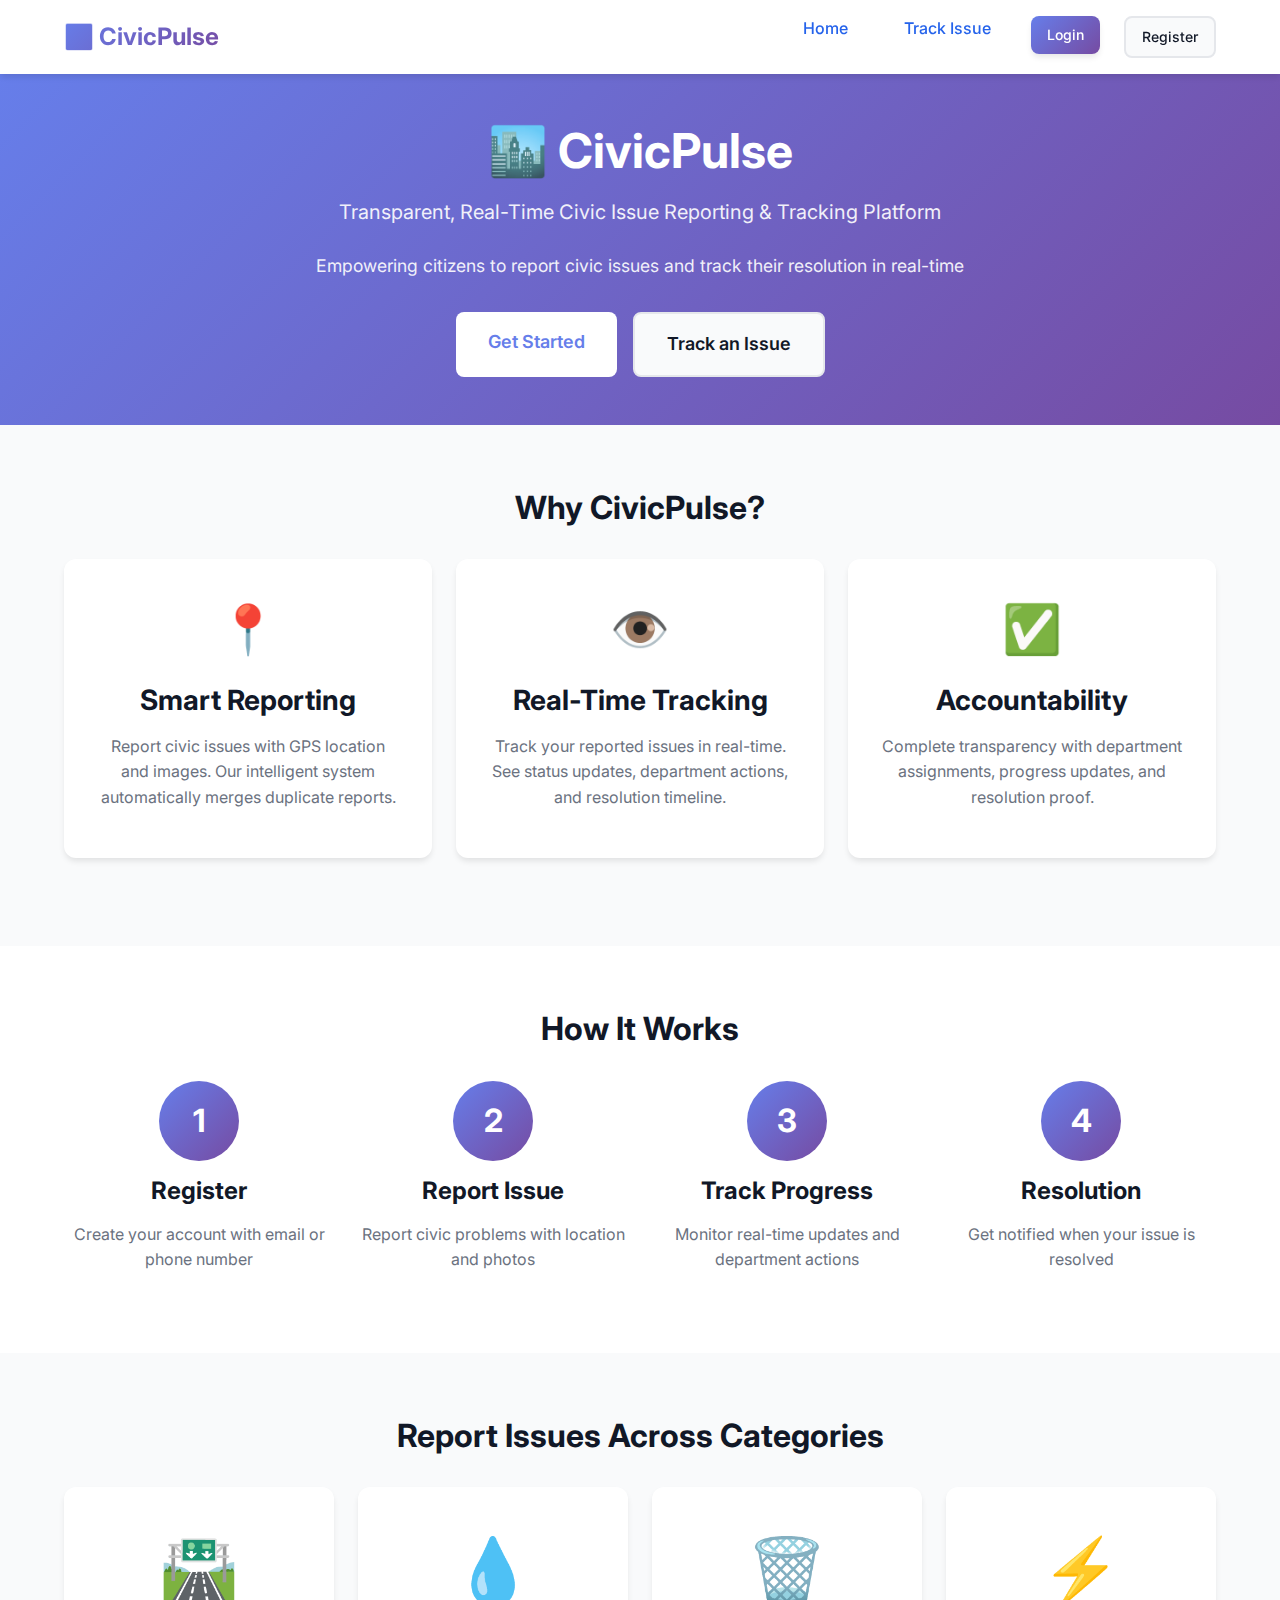
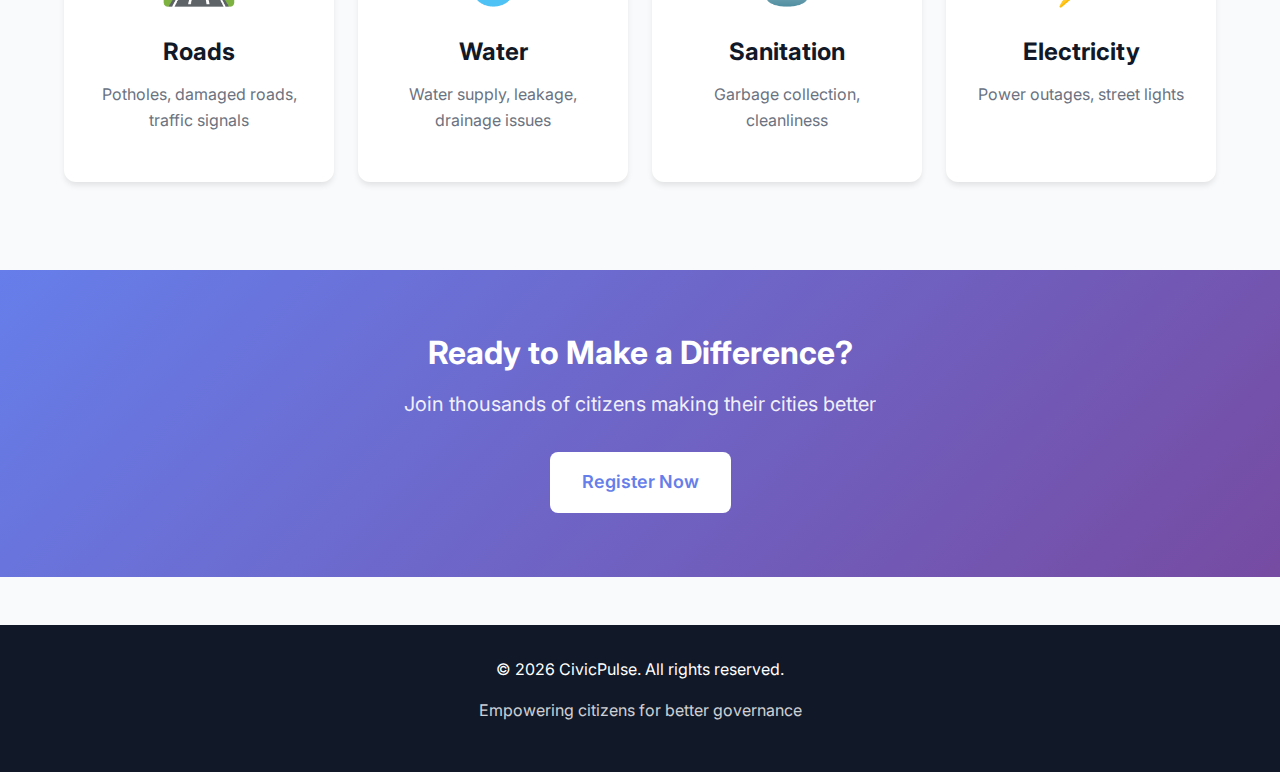
<file: src/main/webapp/index.html>
<!DOCTYPE html>
<html lang="en">
<head>
    <meta charset="UTF-8">
    <meta name="viewport" content="width=device-width, initial-scale=1.0">
    <meta name="description" content="CivicPulse - Transparent civic issue reporting and tracking platform for Indian cities">
    <title>CivicPulse - Civic Issue Reporting Platform</title>
    
    <!-- Google Fonts -->
    <link href="https://fonts.googleapis.com/css2?family=Inter:wght@400;500;600;700&display=swap" rel="stylesheet">
    
    <!-- Styles -->
    <link rel="stylesheet" href="css/styles.css">
</head>
<body>
    <!-- Navbar -->
    <nav class="navbar">
        <div class="container navbar-content">
            <div class="navbar-brand">🏙️ CivicPulse</div>
            <ul class="navbar-menu">
                <li><a href="index.html">Home</a></li>
                <li><a href="track-issue.html">Track Issue</a></li>
                <li><a href="login.html" class="btn btn-sm btn-primary">Login</a></li>
                <li><a href="register.html" class="btn btn-sm btn-secondary">Register</a></li>
            </ul>
        </div>
    </nav>

    <!-- Hero Section -->
    <section class="hero">
        <div class="container">
            <h1>🏙️ CivicPulse</h1>
            <p>Transparent, Real-Time Civic Issue Reporting & Tracking Platform</p>
            <p style="font-size: 1.1rem; margin-top: 1.5rem;">
                Empowering citizens to report civic issues and track their resolution in real-time
            </p>
            <div style="margin-top: 2rem; display: flex; gap: 1rem; justify-content: center;">
                <a href="register.html" class="btn btn-lg" style="background: white; color: #667eea;">Get Started</a>
                <a href="track-issue.html" class="btn btn-lg btn-secondary">Track an Issue</a>
            </div>
        </div>
    </section>

    <!-- Features Section -->
    <section style="padding: 4rem 0;">
        <div class="container">
            <h2 class="text-center mb-4">Why CivicPulse?</h2>
            
            <div class="grid grid-3">
                <div class="card">
                    <div style="font-size: 3rem; text-align: center; margin-bottom: 1rem;">📍</div>
                    <h3 class="text-center">Smart Reporting</h3>
                    <p class="text-center" style="color: var(--text-secondary);">
                        Report civic issues with GPS location and images. Our intelligent system automatically merges duplicate reports.
                    </p>
                </div>
                
                <div class="card">
                    <div style="font-size: 3rem; text-align: center; margin-bottom: 1rem;">👁️</div>
                    <h3 class="text-center">Real-Time Tracking</h3>
                    <p class="text-center" style="color: var(--text-secondary);">
                        Track your reported issues in real-time. See status updates, department actions, and resolution timeline.
                    </p>
                </div>
                
                <div class="card">
                    <div style="font-size: 3rem; text-align: center; margin-bottom: 1rem;">✅</div>
                    <h3 class="text-center">Accountability</h3>
                    <p class="text-center" style="color: var(--text-secondary);">
                        Complete transparency with department assignments, progress updates, and resolution proof.
                    </p>
                </div>
            </div>
        </div>
    </section>

    <!-- How It Works -->
    <section style="padding: 4rem 0; background: var(--bg-primary);">
        <div class="container">
            <h2 class="text-center mb-4">How It Works</h2>
            
            <div class="grid grid-4">
                <div class="text-center">
                    <div style="width: 80px; height: 80px; background: var(--gradient-primary); border-radius: 50%; display: flex; align-items: center; justify-content: center; margin: 0 auto 1rem; color: white; font-size: 2rem; font-weight: bold;">1</div>
                    <h4>Register</h4>
                    <p style="color: var(--text-secondary);">Create your account with email or phone number</p>
                </div>
                
                <div class="text-center">
                    <div style="width: 80px; height: 80px; background: var(--gradient-primary); border-radius: 50%; display: flex; align-items: center; justify-content: center; margin: 0 auto 1rem; color: white; font-size: 2rem; font-weight: bold;">2</div>
                    <h4>Report Issue</h4>
                    <p style="color: var(--text-secondary);">Report civic problems with location and photos</p>
                </div>
                
                <div class="text-center">
                    <div style="width: 80px; height: 80px; background: var(--gradient-primary); border-radius: 50%; display: flex; align-items: center; justify-content: center; margin: 0 auto 1rem; color: white; font-size: 2rem; font-weight: bold;">3</div>
                    <h4>Track Progress</h4>
                    <p style="color: var(--text-secondary);">Monitor real-time updates and department actions</p>
                </div>
                
                <div class="text-center">
                    <div style="width: 80px; height: 80px; background: var(--gradient-primary); border-radius: 50%; display: flex; align-items: center; justify-content: center; margin: 0 auto 1rem; color: white; font-size: 2rem; font-weight: bold;">4</div>
                    <h4>Resolution</h4>
                    <p style="color: var(--text-secondary);">Get notified when your issue is resolved</p>
                </div>
            </div>
        </div>
    </section>

    <!-- Issue Categories -->
    <section style="padding: 4rem 0;">
        <div class="container">
            <h2 class="text-center mb-4">Report Issues Across Categories</h2>
            
            <div class="grid grid-4">
                <div class="card text-center">
                    <div style="font-size: 4rem; margin-bottom: 1rem;">🛣️</div>
                    <h4>Roads</h4>
                    <p style="color: var(--text-secondary);">Potholes, damaged roads, traffic signals</p>
                </div>
                
                <div class="card text-center">
                    <div style="font-size: 4rem; margin-bottom: 1rem;">💧</div>
                    <h4>Water</h4>
                    <p style="color: var(--text-secondary);">Water supply, leakage, drainage issues</p>
                </div>
                
                <div class="card text-center">
                    <div style="font-size: 4rem; margin-bottom: 1rem;">🗑️</div>
                    <h4>Sanitation</h4>
                    <p style="color: var(--text-secondary);">Garbage collection, cleanliness</p>
                </div>
                
                <div class="card text-center">
                    <div style="font-size: 4rem; margin-bottom: 1rem;">⚡</div>
                    <h4>Electricity</h4>
                    <p style="color: var(--text-secondary);">Power outages, street lights</p>
                </div>
            </div>
        </div>
    </section>

    <!-- CTA Section -->
    <section style="padding: 4rem 0; background: var(--gradient-primary); color: white; text-align: center;">
        <div class="container">
            <h2 style="color: white;">Ready to Make a Difference?</h2>
            <p style="font-size: 1.25rem; opacity: 0.9; margin-bottom: 2rem;">
                Join thousands of citizens making their cities better
            </p>
            <a href="register.html" class="btn btn-lg" style="background: white; color: #667eea;">Register Now</a>
        </div>
    </section>

    <!-- Footer -->
    <footer class="footer">
        <div class="container">
            <p>&copy; 2026 CivicPulse. All rights reserved.</p>
            <p style="margin-top: 0.5rem; opacity: 0.8;">
                Empowering citizens for better governance
            </p>
        </div>
    </footer>

    <!-- Scripts -->
    <script src="js/api.js"></script>
</body>
</html>
</file>
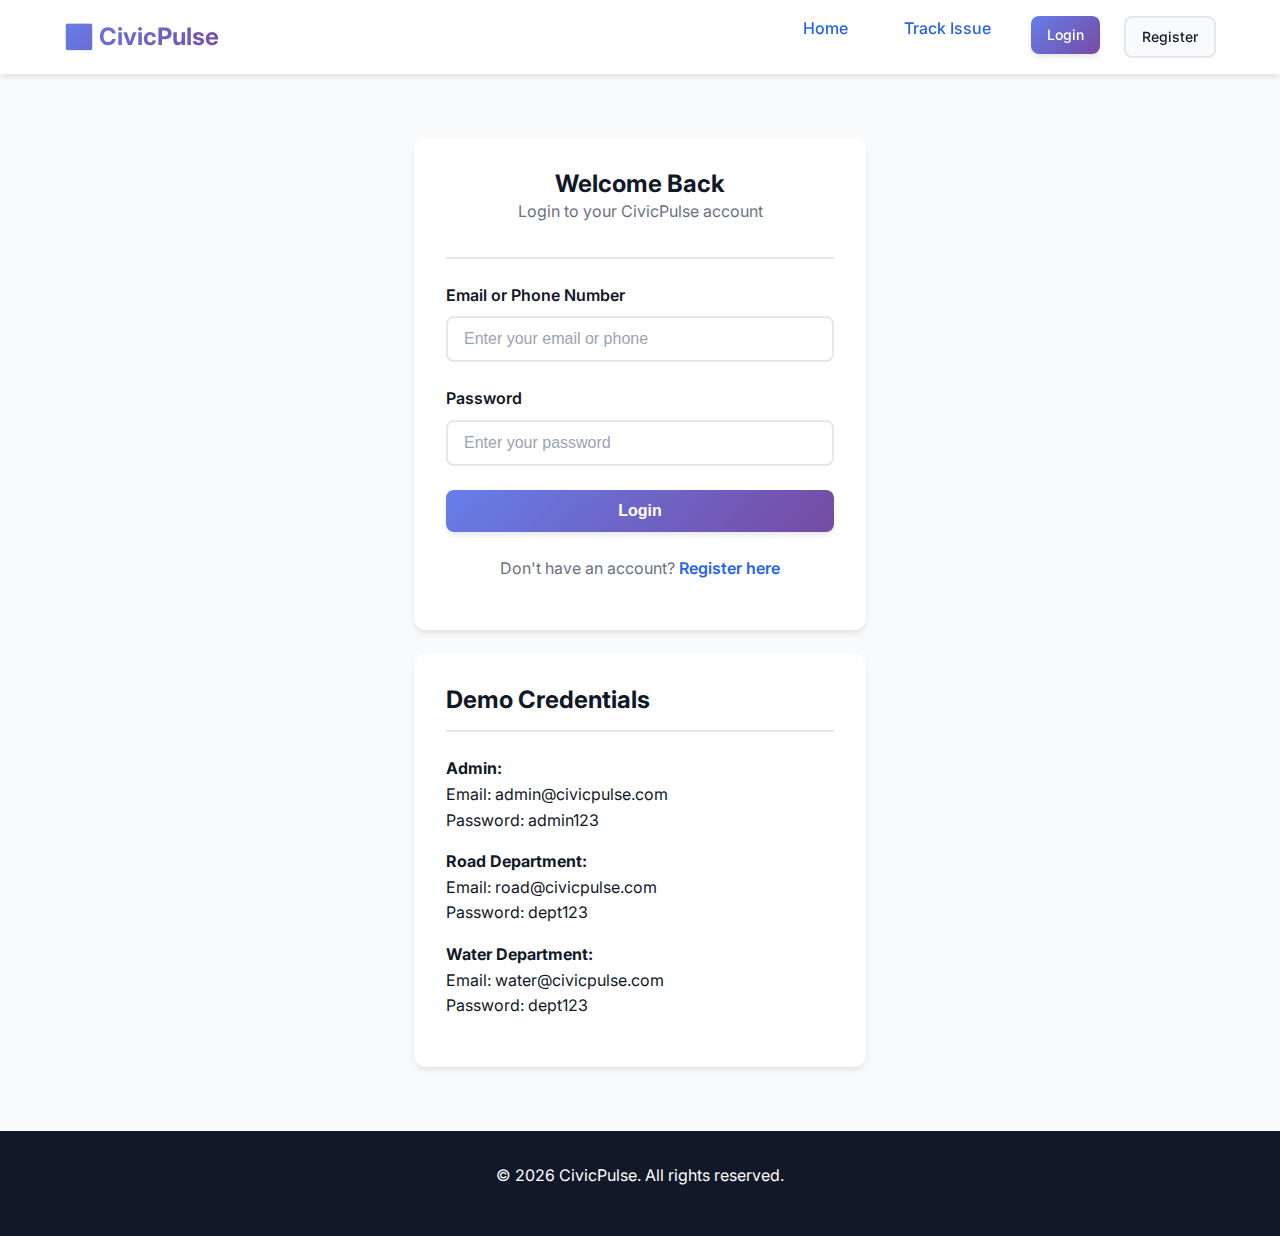
<file: src/main/webapp/login.html>
<!DOCTYPE html>
<html lang="en">

<head>
    <meta charset="UTF-8">
    <meta name="viewport" content="width=device-width, initial-scale=1.0">
    <meta name="description" content="Login to CivicPulse">
    <title>Login - CivicPulse</title>

    <link href="https://fonts.googleapis.com/css2?family=Inter:wght@400;500;600;700&display=swap" rel="stylesheet">
    <link rel="stylesheet" href="css/styles.css">
</head>

<body>
    <nav class="navbar">
        <div class="container navbar-content">
            <div class="navbar-brand">🏙️ CivicPulse</div>
            <ul class="navbar-menu">
                <li><a href="index.html">Home</a></li>
                <li><a href="track-issue.html">Track Issue</a></li>
                <li><a href="register.html" class="btn btn-sm btn-secondary">Register</a></li>
            </ul>
        </div>
    </nav>

    <div class="container" style="max-width: 500px; margin-top: 4rem; margin-bottom: 4rem;">
        <div class="card">
            <div class="card-header text-center">
                <h2 class="card-title">Welcome Back</h2>
                <p style="color: var(--text-secondary);">Login to your CivicPulse account</p>
            </div>

            <div class="card-body">
                <form id="loginForm">
                    <div class="form-group">
                        <label for="identifier" class="form-label">Email or Phone Number</label>
                        <input type="text" id="identifier" class="form-control" placeholder="Enter your email or phone"
                            required>
                    </div>

                    <div class="form-group">
                        <label for="password" class="form-label">Password</label>
                        <input type="password" id="password" class="form-control" placeholder="Enter your password"
                            required>
                    </div>

                    <button type="submit" class="btn btn-primary" style="width: 100%;">
                        Login
                    </button>
                </form>

                <p class="text-center mt-3" style="color: var(--text-secondary);">
                    Don't have an account?
                    <a href="register.html" style="font-weight: 600;">Register here</a>
                </p>
            </div>
        </div>

        <!-- Demo Credentials -->
        <div class="card mt-3">
            <div class="card-header">
                <h4 class="card-title">Demo Credentials</h4>
            </div>
            <div class="card-body">
                <p><strong>Admin:</strong><br>
                    Email: admin@civicpulse.com<br>
                    Password: admin123</p>

                <p><strong>Road Department:</strong><br>
                    Email: road@civicpulse.com<br>
                    Password: dept123</p>

                <p><strong>Water Department:</strong><br>
                    Email: water@civicpulse.com<br>
                    Password: dept123</p>
            </div>
        </div>
    </div>

    <footer class="footer">
        <div class="container">
            <p>&copy; 2026 CivicPulse. All rights reserved.</p>
        </div>
    </footer>

    <script src="js/api.js"></script>
    <script>
        // Redirect if already logged in
        if (isLoggedIn()) {
            const user = getUserData();
            if (user.role === 'ADMIN') {
                window.location.href = 'admin-dashboard.html';
            } else if (user.role === 'DEPARTMENT') {
                window.location.href = 'department-dashboard.html';
            } else {
                window.location.href = 'citizen-dashboard.html';
            }
        }

        document.getElementById('loginForm').addEventListener('submit', async (e) => {
            e.preventDefault();

            const identifier = document.getElementById('identifier').value;
            const password = document.getElementById('password').value;
            const submitBtn = e.target.querySelector('button[type="submit"]');

            try {
                submitBtn.disabled = true;
                submitBtn.textContent = 'Logging in...';

                const response = await AuthAPI.login(identifier, password);

                if (response.success) {
                    showAlert('Login successful! Redirecting...', 'success');

                    setTimeout(() => {
                        const user = response.user;
                        if (user.role === 'ADMIN') {
                            window.location.href = 'admin-dashboard.html';
                        } else if (user.role === 'DEPARTMENT') {
                            window.location.href = 'department-dashboard.html';
                        } else {
                            window.location.href = 'citizen-dashboard.html';
                        }
                    }, 1000);
                } else {
                    showAlert(response.message || 'Login failed', 'error');
                    submitBtn.disabled = false;
                    submitBtn.textContent = 'Login';
                }
            } catch (error) {
                showAlert(error.message || 'Login failed', 'error');
                submitBtn.disabled = false;
                submitBtn.textContent = 'Login';
            }
        });
    </script>
</body>

</html>
</file>
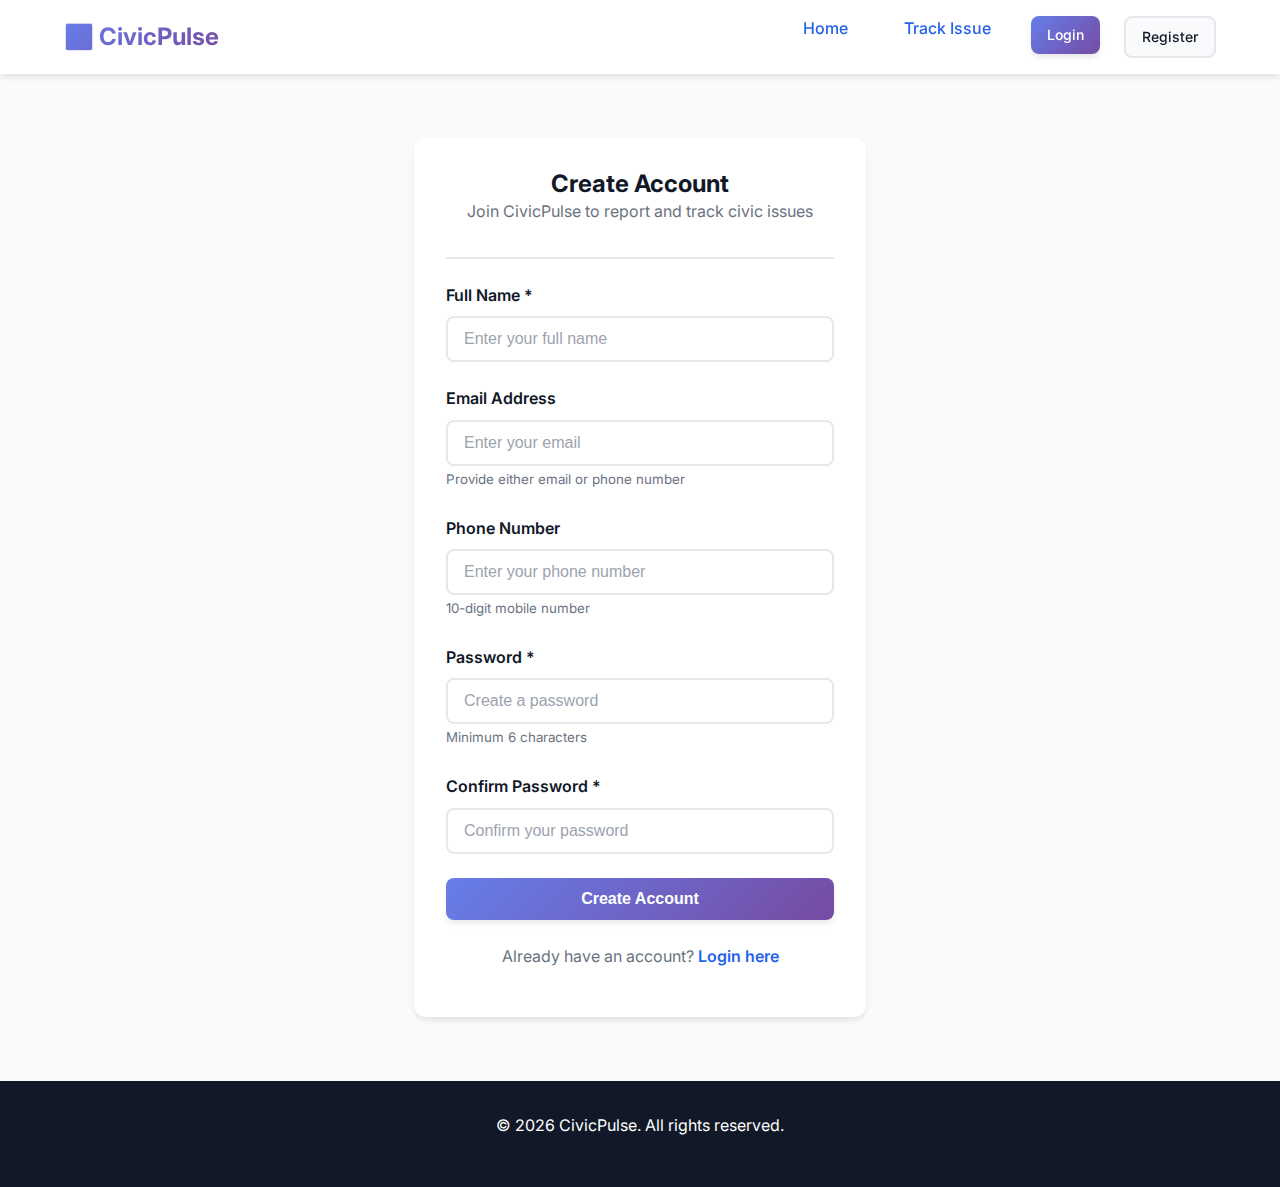
<file: src/main/webapp/register.html>
<!DOCTYPE html>
<html lang="en">

<head>
    <meta charset="UTF-8">
    <meta name="viewport" content="width=device-width, initial-scale=1.0">
    <meta name="description" content="Register for CivicPulse">
    <title>Register - CivicPulse</title>

    <link href="https://fonts.googleapis.com/css2?family=Inter:wght@400;500;600;700&display=swap" rel="stylesheet">
    <link rel="stylesheet" href="css/styles.css">
</head>

<body>
    <nav class="navbar">
        <div class="container navbar-content">
            <div class="navbar-brand">🏙️ CivicPulse</div>
            <ul class="navbar-menu">
                <li><a href="index.html">Home</a></li>
                <li><a href="track-issue.html">Track Issue</a></li>
                <li><a href="login.html" class="btn btn-sm btn-primary">Login</a></li>
            </ul>
        </div>
    </nav>

    <div class="container" style="max-width: 500px; margin-top: 4rem; margin-bottom: 4rem;">
        <div class="card">
            <div class="card-header text-center">
                <h2 class="card-title">Create Account</h2>
                <p style="color: var(--text-secondary);">Join CivicPulse to report and track civic issues</p>
            </div>

            <div class="card-body">
                <form id="registerForm">
                    <div class="form-group">
                        <label for="name" class="form-label">Full Name *</label>
                        <input type="text" id="name" class="form-control" placeholder="Enter your full name" required>
                    </div>

                    <div class="form-group">
                        <label for="email" class="form-label">Email Address</label>
                        <input type="email" id="email" class="form-control" placeholder="Enter your email">
                        <small style="color: var(--text-secondary);">Provide either email or phone number</small>
                    </div>

                    <div class="form-group">
                        <label for="phone" class="form-label">Phone Number</label>
                        <input type="tel" id="phone" class="form-control" placeholder="Enter your phone number"
                            pattern="[0-9]{10}">
                        <small style="color: var(--text-secondary);">10-digit mobile number</small>
                    </div>

                    <div class="form-group">
                        <label for="password" class="form-label">Password *</label>
                        <input type="password" id="password" class="form-control" placeholder="Create a password"
                            required minlength="6">
                        <small style="color: var(--text-secondary);">Minimum 6 characters</small>
                    </div>

                    <div class="form-group">
                        <label for="confirmPassword" class="form-label">Confirm Password *</label>
                        <input type="password" id="confirmPassword" class="form-control"
                            placeholder="Confirm your password" required minlength="6">
                    </div>

                    <button type="submit" class="btn btn-primary" style="width: 100%;">
                        Create Account
                    </button>
                </form>

                <p class="text-center mt-3" style="color: var(--text-secondary);">
                    Already have an account?
                    <a href="login.html" style="font-weight: 600;">Login here</a>
                </p>
            </div>
        </div>
    </div>

    <footer class="footer">
        <div class="container">
            <p>&copy; 2026 CivicPulse. All rights reserved.</p>
        </div>
    </footer>

    <script src="js/api.js"></script>
    <script>
        // Redirect if already logged in
        if (isLoggedIn()) {
            window.location.href = 'citizen-dashboard.html';
        }

        document.getElementById('registerForm').addEventListener('submit', async (e) => {
            e.preventDefault();

            const name = document.getElementById('name').value.trim();
            const email = document.getElementById('email').value.trim();
            const phone = document.getElementById('phone').value.trim();
            const password = document.getElementById('password').value;
            const confirmPassword = document.getElementById('confirmPassword').value;
            const submitBtn = e.target.querySelector('button[type="submit"]');

            // Validation
            if (!email && !phone) {
                showAlert('Please provide either email or phone number', 'error');
                return;
            }

            if (password !== confirmPassword) {
                showAlert('Passwords do not match', 'error');
                return;
            }

            if (password.length < 6) {
                showAlert('Password must be at least 6 characters', 'error');
                return;
            }

            try {
                submitBtn.disabled = true;
                submitBtn.textContent = 'Creating Account...';

                const response = await AuthAPI.register(name, email, phone, password);

                if (response.success) {
                    showAlert('Registration successful! Please login.', 'success');

                    setTimeout(() => {
                        window.location.href = 'login.html';
                    }, 2000);
                } else {
                    showAlert(response.message || 'Registration failed', 'error');
                    submitBtn.disabled = false;
                    submitBtn.textContent = 'Create Account';
                }
            } catch (error) {
                showAlert(error.message || 'Registration failed', 'error');
                submitBtn.disabled = false;
                submitBtn.textContent = 'Create Account';
            }
        });
    </script>
</body>

</html>
</file>
<file: src/main/webapp/css/styles.css>
/* CivicPulse - Global Styles */

:root {
    /* Color Palette */
    --primary-color: #2563eb;
    --primary-dark: #1e40af;
    --primary-light: #3b82f6;
    --secondary-color: #10b981;
    --accent-color: #f59e0b;
    --danger-color: #ef4444;
    --warning-color: #f59e0b;
    --success-color: #10b981;
    
    /* Neutral Colors */
    --bg-primary: #ffffff;
    --bg-secondary: #f9fafb;
    --bg-dark: #111827;
    --text-primary: #111827;
    --text-secondary: #6b7280;
    --text-light: #9ca3af;
    --border-color: #e5e7eb;
    
    /* Gradients */
    --gradient-primary: linear-gradient(135deg, #667eea 0%, #764ba2 100%);
    --gradient-secondary: linear-gradient(135deg, #f093fb 0%, #f5576c 100%);
    --gradient-success: linear-gradient(135deg, #4facfe 0%, #00f2fe 100%);
    
    /* Shadows */
    --shadow-sm: 0 1px 2px 0 rgba(0, 0, 0, 0.05);
    --shadow-md: 0 4px 6px -1px rgba(0, 0, 0, 0.1);
    --shadow-lg: 0 10px 15px -3px rgba(0, 0, 0, 0.1);
    --shadow-xl: 0 20px 25px -5px rgba(0, 0, 0, 0.1);
    
    /* Spacing */
    --spacing-xs: 0.25rem;
    --spacing-sm: 0.5rem;
    --spacing-md: 1rem;
    --spacing-lg: 1.5rem;
    --spacing-xl: 2rem;
    --spacing-2xl: 3rem;
    
    /* Border Radius */
    --radius-sm: 0.25rem;
    --radius-md: 0.5rem;
    --radius-lg: 0.75rem;
    --radius-xl: 1rem;
    --radius-full: 9999px;
    
    /* Transitions */
    --transition-fast: 150ms ease-in-out;
    --transition-base: 300ms ease-in-out;
    --transition-slow: 500ms ease-in-out;
}

/* Reset & Base Styles */
* {
    margin: 0;
    padding: 0;
    box-sizing: border-box;
}

html {
    font-size: 16px;
    scroll-behavior: smooth;
}

body {
    font-family: 'Inter', -apple-system, BlinkMacSystemFont, 'Segoe UI', Roboto, Oxygen, Ubuntu, Cantarell, sans-serif;
    line-height: 1.6;
    color: var(--text-primary);
    background-color: var(--bg-secondary);
    -webkit-font-smoothing: antialiased;
    -moz-osx-font-smoothing: grayscale;
}

/* Typography */
h1, h2, h3, h4, h5, h6 {
    font-weight: 700;
    line-height: 1.2;
    margin-bottom: var(--spacing-md);
}

h1 { font-size: 2.5rem; }
h2 { font-size: 2rem; }
h3 { font-size: 1.75rem; }
h4 { font-size: 1.5rem; }
h5 { font-size: 1.25rem; }
h6 { font-size: 1rem; }

p {
    margin-bottom: var(--spacing-md);
}

a {
    color: var(--primary-color);
    text-decoration: none;
    transition: color var(--transition-fast);
}

a:hover {
    color: var(--primary-dark);
}

/* Container */
.container {
    max-width: 1200px;
    margin: 0 auto;
    padding: 0 var(--spacing-lg);
}

.container-fluid {
    width: 100%;
    padding: 0 var(--spacing-lg);
}

/* Header/Navbar */
.navbar {
    background: var(--bg-primary);
    box-shadow: var(--shadow-md);
    padding: var(--spacing-md) 0;
    position: sticky;
    top: 0;
    z-index: 1000;
}

.navbar-content {
    display: flex;
    justify-content: space-between;
    align-items: center;
}

.navbar-brand {
    font-size: 1.5rem;
    font-weight: 700;
    background: var(--gradient-primary);
    -webkit-background-clip: text;
    -webkit-text-fill-color: transparent;
    background-clip: text;
}

.navbar-menu {
    display: flex;
    gap: var(--spacing-lg);
    list-style: none;
}

.navbar-menu a {
    font-weight: 500;
    padding: var(--spacing-sm) var(--spacing-md);
    border-radius: var(--radius-md);
    transition: all var(--transition-fast);
}

.navbar-menu a:hover {
    background: var(--bg-secondary);
}

/* Buttons */
.btn {
    display: inline-block;
    padding: 0.75rem 1.5rem;
    font-size: 1rem;
    font-weight: 600;
    text-align: center;
    border: none;
    border-radius: var(--radius-md);
    cursor: pointer;
    transition: all var(--transition-base);
    text-decoration: none;
}

.btn:disabled {
    opacity: 0.6;
    cursor: not-allowed;
}

.btn-primary {
    background: var(--gradient-primary);
    color: white;
    box-shadow: var(--shadow-md);
}

.btn-primary:hover:not(:disabled) {
    transform: translateY(-2px);
    box-shadow: var(--shadow-lg);
}

.btn-secondary {
    background: var(--bg-secondary);
    color: var(--text-primary);
    border: 2px solid var(--border-color);
}

.btn-secondary:hover:not(:disabled) {
    background: var(--bg-primary);
    border-color: var(--primary-color);
}

.btn-success {
    background: var(--success-color);
    color: white;
}

.btn-danger {
    background: var(--danger-color);
    color: white;
}

.btn-sm {
    padding: 0.5rem 1rem;
    font-size: 0.875rem;
}

.btn-lg {
    padding: 1rem 2rem;
    font-size: 1.125rem;
}

/* Forms */
.form-group {
    margin-bottom: var(--spacing-lg);
}

.form-label {
    display: block;
    font-weight: 600;
    margin-bottom: var(--spacing-sm);
    color: var(--text-primary);
}

.form-control {
    width: 100%;
    padding: 0.75rem 1rem;
    font-size: 1rem;
    border: 2px solid var(--border-color);
    border-radius: var(--radius-md);
    background: var(--bg-primary);
    transition: all var(--transition-fast);
}

.form-control:focus {
    outline: none;
    border-color: var(--primary-color);
    box-shadow: 0 0 0 3px rgba(37, 99, 235, 0.1);
}

.form-control::placeholder {
    color: var(--text-light);
}

textarea.form-control {
    resize: vertical;
    min-height: 100px;
}

select.form-control {
    cursor: pointer;
}

.form-error {
    color: var(--danger-color);
    font-size: 0.875rem;
    margin-top: var(--spacing-xs);
}

/* Cards */
.card {
    background: var(--bg-primary);
    border-radius: var(--radius-lg);
    box-shadow: var(--shadow-md);
    padding: var(--spacing-xl);
    margin-bottom: var(--spacing-lg);
    transition: all var(--transition-base);
}

.card:hover {
    box-shadow: var(--shadow-lg);
    transform: translateY(-2px);
}

.card-header {
    margin-bottom: var(--spacing-lg);
    padding-bottom: var(--spacing-md);
    border-bottom: 2px solid var(--border-color);
}

.card-title {
    font-size: 1.5rem;
    font-weight: 700;
    margin-bottom: 0;
}

.card-body {
    margin-bottom: var(--spacing-md);
}

.card-footer {
    margin-top: var(--spacing-lg);
    padding-top: var(--spacing-md);
    border-top: 2px solid var(--border-color);
}

/* Badges */
.badge {
    display: inline-block;
    padding: 0.25rem 0.75rem;
    font-size: 0.875rem;
    font-weight: 600;
    border-radius: var(--radius-full);
    text-transform: uppercase;
}

.badge-reported {
    background: #fef3c7;
    color: #92400e;
}

.badge-assigned {
    background: #dbeafe;
    color: #1e40af;
}

.badge-in-progress {
    background: #e0e7ff;
    color: #3730a3;
}

.badge-resolved {
    background: #d1fae5;
    color: #065f46;
}

/* Alerts */
.alert {
    padding: var(--spacing-md) var(--spacing-lg);
    border-radius: var(--radius-md);
    margin-bottom: var(--spacing-lg);
    border-left: 4px solid;
}

.alert-success {
    background: #d1fae5;
    border-color: var(--success-color);
    color: #065f46;
}

.alert-error {
    background: #fee2e2;
    border-color: var(--danger-color);
    color: #991b1b;
}

.alert-warning {
    background: #fef3c7;
    border-color: var(--warning-color);
    color: #92400e;
}

.alert-info {
    background: #dbeafe;
    border-color: var(--primary-color);
    color: #1e40af;
}

/* Grid System */
.grid {
    display: grid;
    gap: var(--spacing-lg);
}

.grid-2 { grid-template-columns: repeat(2, 1fr); }
.grid-3 { grid-template-columns: repeat(3, 1fr); }
.grid-4 { grid-template-columns: repeat(4, 1fr); }

/* Utilities */
.text-center { text-align: center; }
.text-right { text-align: right; }
.text-left { text-align: left; }

.mt-1 { margin-top: var(--spacing-sm); }
.mt-2 { margin-top: var(--spacing-md); }
.mt-3 { margin-top: var(--spacing-lg); }
.mt-4 { margin-top: var(--spacing-xl); }

.mb-1 { margin-bottom: var(--spacing-sm); }
.mb-2 { margin-bottom: var(--spacing-md); }
.mb-3 { margin-bottom: var(--spacing-lg); }
.mb-4 { margin-bottom: var(--spacing-xl); }

.p-1 { padding: var(--spacing-sm); }
.p-2 { padding: var(--spacing-md); }
.p-3 { padding: var(--spacing-lg); }
.p-4 { padding: var(--spacing-xl); }

.d-flex { display: flex; }
.flex-column { flex-direction: column; }
.align-center { align-items: center; }
.justify-center { justify-content: center; }
.justify-between { justify-content: space-between; }
.gap-1 { gap: var(--spacing-sm); }
.gap-2 { gap: var(--spacing-md); }
.gap-3 { gap: var(--spacing-lg); }

.hidden { display: none; }

/* Loading Spinner */
.spinner {
    border: 3px solid var(--border-color);
    border-top: 3px solid var(--primary-color);
    border-radius: 50%;
    width: 40px;
    height: 40px;
    animation: spin 1s linear infinite;
    margin: var(--spacing-xl) auto;
}

@keyframes spin {
    0% { transform: rotate(0deg); }
    100% { transform: rotate(360deg); }
}

/* Hero Section */
.hero {
    background: var(--gradient-primary);
    color: white;
    padding: var(--spacing-2xl) 0;
    text-align: center;
}

.hero h1 {
    font-size: 3rem;
    margin-bottom: var(--spacing-md);
}

.hero p {
    font-size: 1.25rem;
    opacity: 0.9;
}

/* Footer */
.footer {
    background: var(--bg-dark);
    color: white;
    padding: var(--spacing-xl) 0;
    margin-top: var(--spacing-2xl);
    text-align: center;
}

/* Responsive */
@media (max-width: 768px) {
    .grid-2, .grid-3, .grid-4 {
        grid-template-columns: 1fr;
    }
    
    .navbar-menu {
        flex-direction: column;
        gap: var(--spacing-sm);
    }
    
    h1 { font-size: 2rem; }
    h2 { font-size: 1.75rem; }
    h3 { font-size: 1.5rem; }
    
    .hero h1 {
        font-size: 2rem;
    }
}

/* Map Container */
#map {
    height: 400px;
    width: 100%;
    border-radius: var(--radius-lg);
    box-shadow: var(--shadow-md);
    margin-bottom: var(--spacing-lg);
}

/* Timeline */
.timeline {
    position: relative;
    padding-left: var(--spacing-xl);
}

.timeline::before {
    content: '';
    position: absolute;
    left: 0;
    top: 0;
    bottom: 0;
    width: 2px;
    background: var(--border-color);
}

.timeline-item {
    position: relative;
    padding-bottom: var(--spacing-lg);
}

.timeline-item::before {
    content: '';
    position: absolute;
    left: -26px;
    top: 0;
    width: 12px;
    height: 12px;
    border-radius: 50%;
    background: var(--primary-color);
    border: 3px solid var(--bg-primary);
}

.timeline-content {
    background: var(--bg-secondary);
    padding: var(--spacing-md);
    border-radius: var(--radius-md);
}

.timeline-time {
    font-size: 0.875rem;
    color: var(--text-secondary);
    margin-bottom: var(--spacing-xs);
}
</file>
